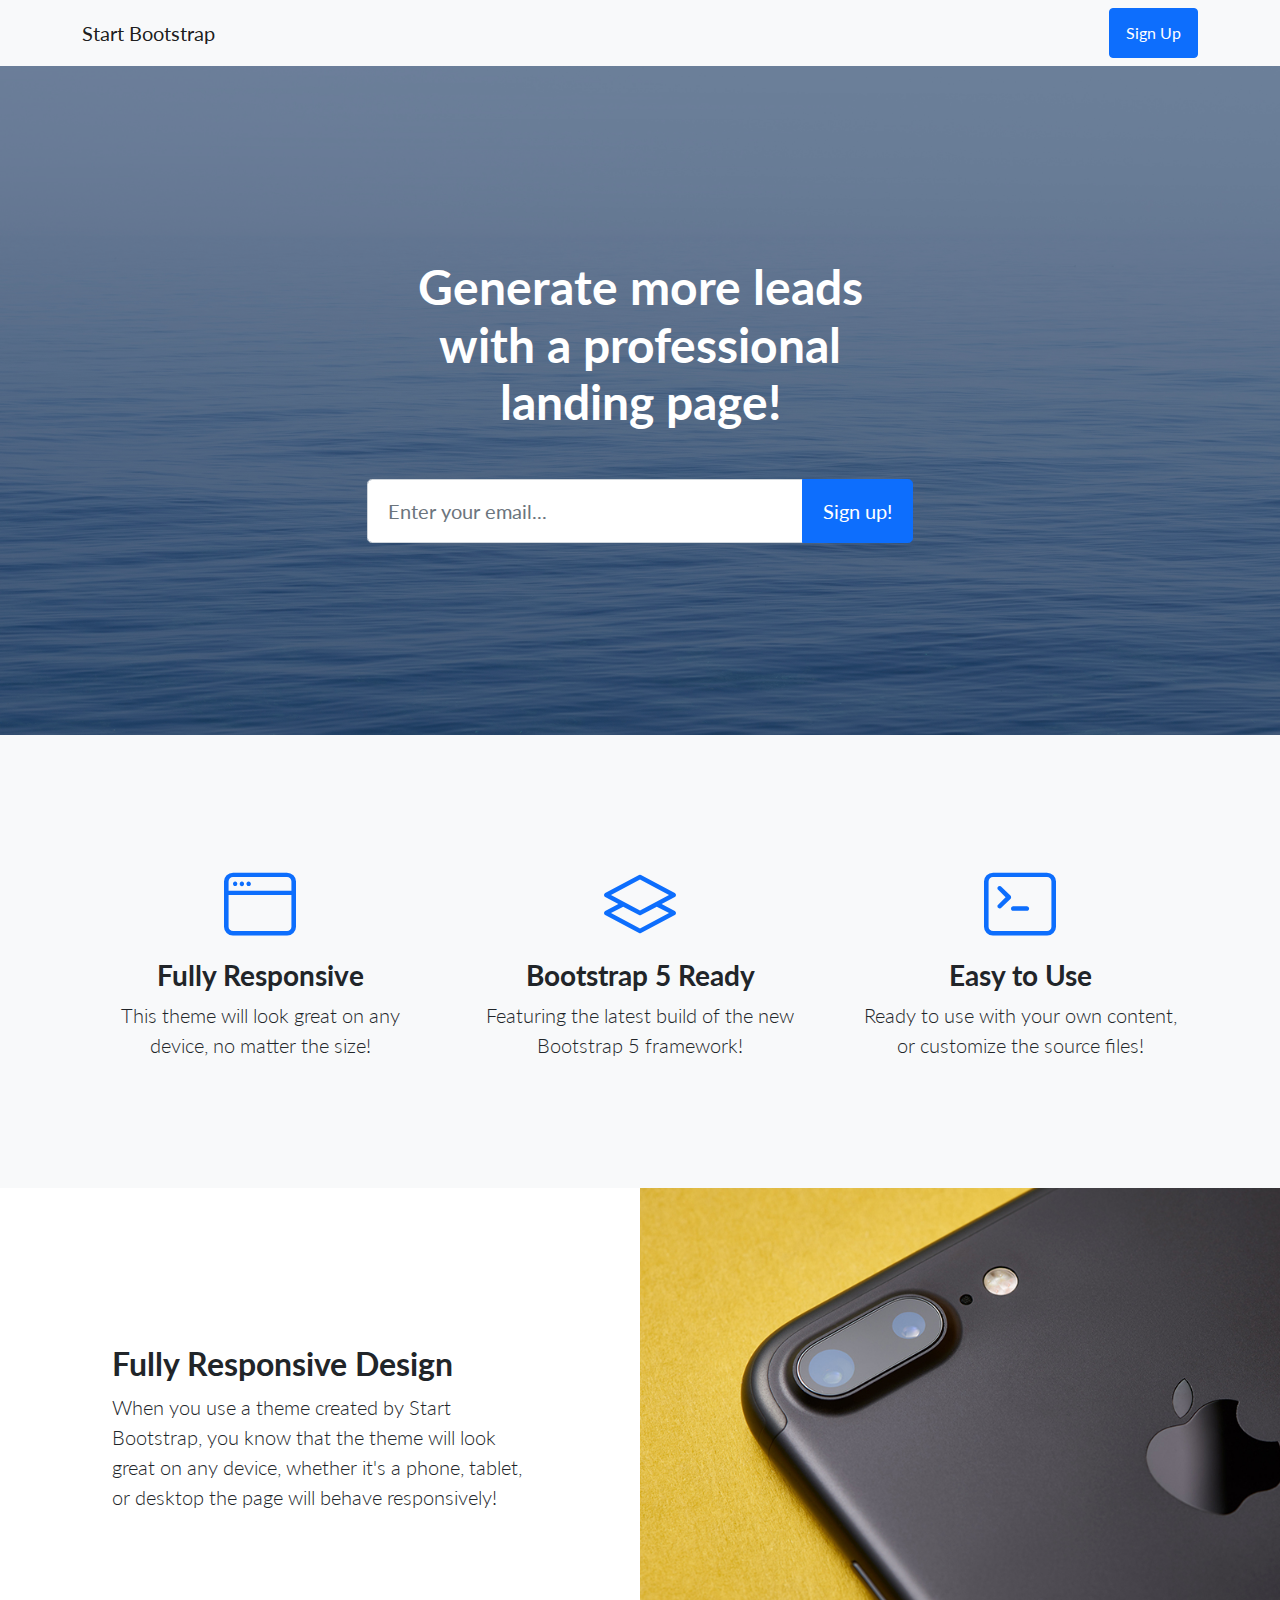
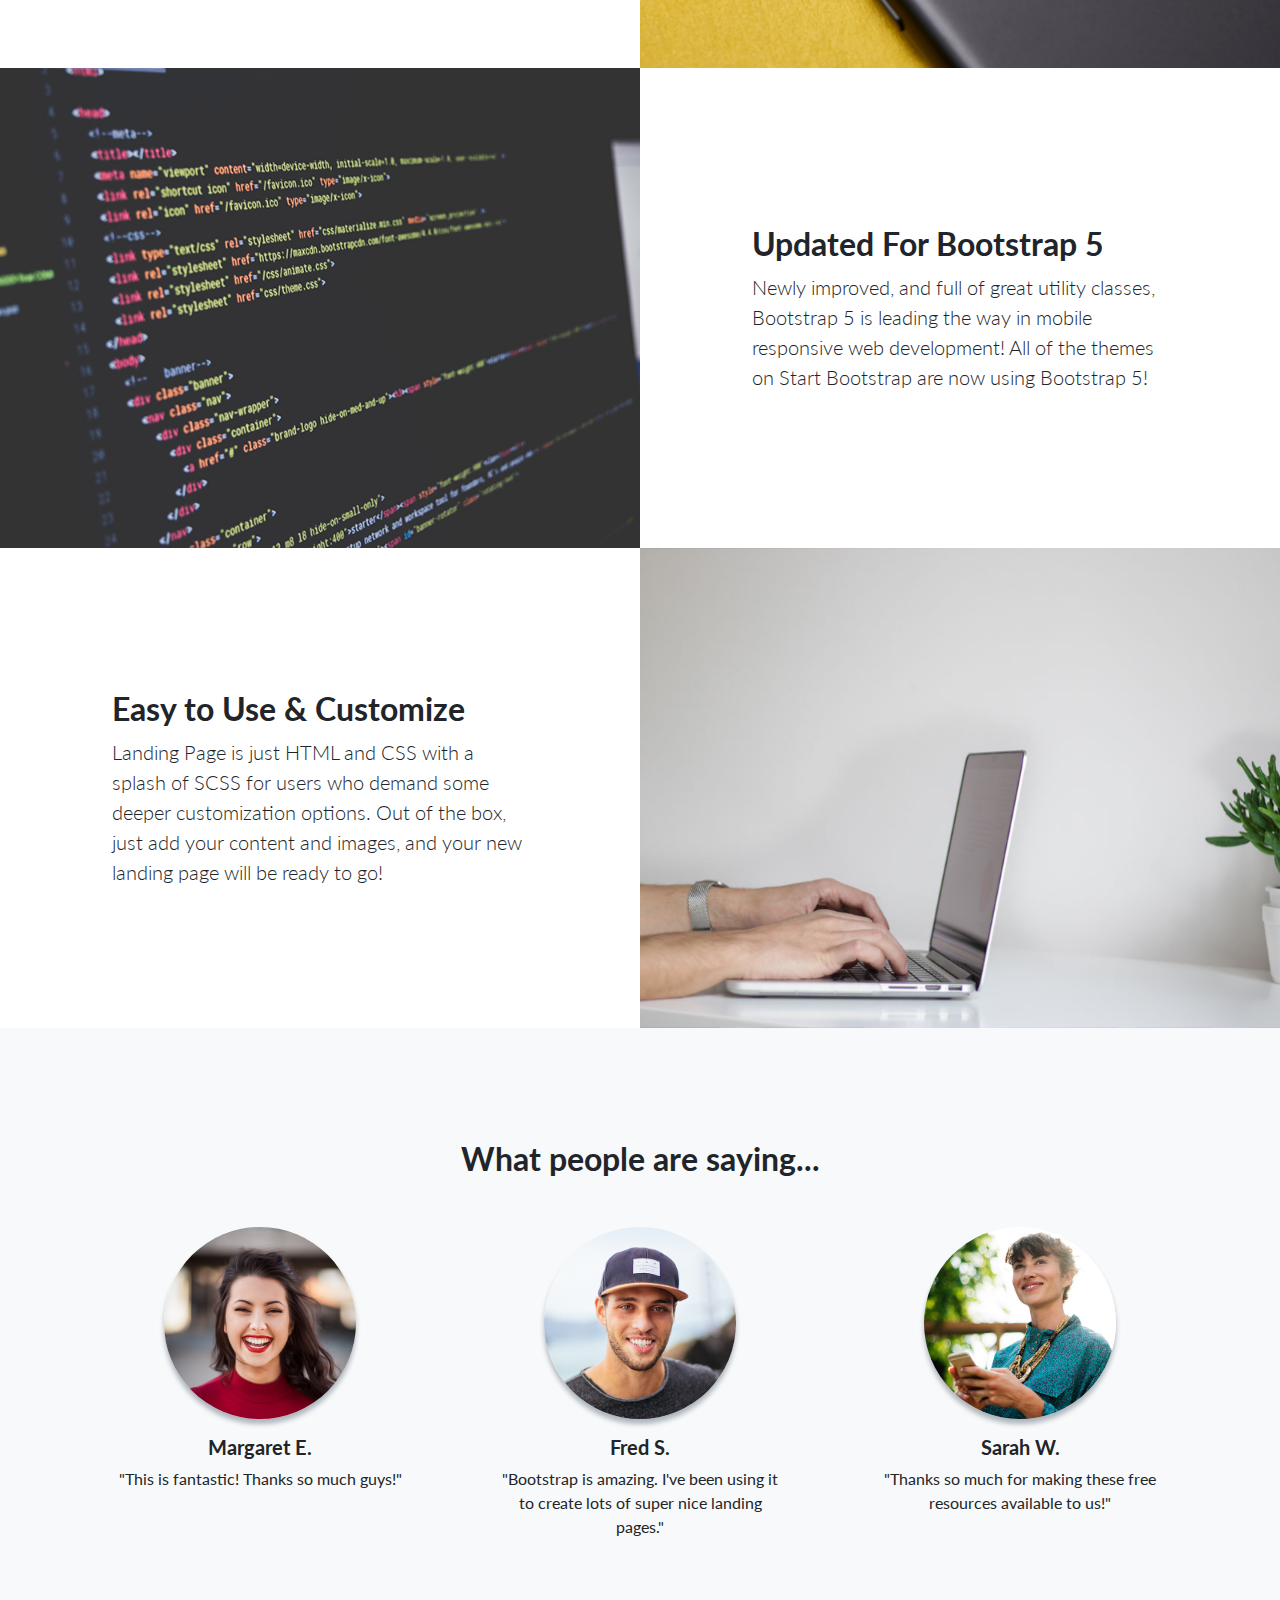
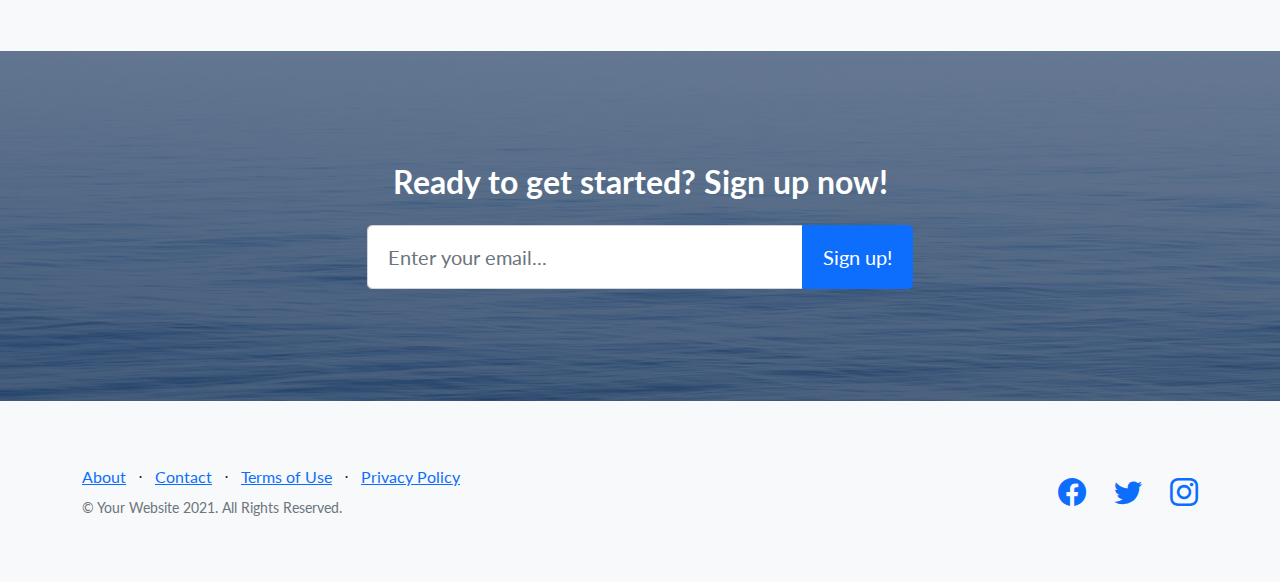
<file: dist/index.html>
<!DOCTYPE html>
<html lang="en">
    <head>
        <meta charset="utf-8" />
        <meta name="viewport" content="width=device-width, initial-scale=1, shrink-to-fit=no" />
        <meta name="description" content="" />
        <meta name="author" content="" />
        <title>Landing Page - Start Bootstrap Theme</title>
        <!-- Favicon-->
        <link rel="icon" type="image/x-icon" href="assets/favicon.ico" />
        <!-- Bootstrap icons-->
        <link href="https://cdn.jsdelivr.net/npm/bootstrap-icons@1.5.0/font/bootstrap-icons.css" rel="stylesheet" type="text/css" />
        <!-- Google fonts-->
        <link href="https://fonts.googleapis.com/css?family=Lato:300,400,700,300italic,400italic,700italic" rel="stylesheet" type="text/css" />
        <!-- Core theme CSS (includes Bootstrap)-->
        <link href="css/styles.css" rel="stylesheet" />
    </head>
    <body>
        <!-- Navigation-->
        <nav class="navbar navbar-light bg-light static-top">
            <div class="container">
                <a class="navbar-brand" href="#!">Start Bootstrap</a>
                <a class="btn btn-primary" href="#signup">Sign Up</a>
            </div>
        </nav>
        <!-- Masthead-->
        <header class="masthead">
            <div class="container position-relative">
                <div class="row justify-content-center">
                    <div class="col-xl-6">
                        <div class="text-center text-white">
                            <!-- Page heading-->
                            <h1 class="mb-5">Generate more leads with a professional landing page!</h1>
                            <!-- Signup form-->
                            <form>
                                <div class="input-group input-group-lg">
                                    <input class="form-control" type="text" placeholder="Enter your email..." aria-label="Enter your email..." aria-describedby="button-submit" />
                                    <button class="btn btn-primary" id="button-submit" type="button">Sign up!</button>
                                </div>
                            </form>
                        </div>
                    </div>
                </div>
            </div>
        </header>
        <!-- Icons Grid-->
        <section class="features-icons bg-light text-center">
            <div class="container">
                <div class="row">
                    <div class="col-lg-4">
                        <div class="features-icons-item mx-auto mb-5 mb-lg-0 mb-lg-3">
                            <div class="features-icons-icon d-flex"><i class="bi-window m-auto text-primary"></i></div>
                            <h3>Fully Responsive</h3>
                            <p class="lead mb-0">This theme will look great on any device, no matter the size!</p>
                        </div>
                    </div>
                    <div class="col-lg-4">
                        <div class="features-icons-item mx-auto mb-5 mb-lg-0 mb-lg-3">
                            <div class="features-icons-icon d-flex"><i class="bi-layers m-auto text-primary"></i></div>
                            <h3>Bootstrap 5 Ready</h3>
                            <p class="lead mb-0">Featuring the latest build of the new Bootstrap 5 framework!</p>
                        </div>
                    </div>
                    <div class="col-lg-4">
                        <div class="features-icons-item mx-auto mb-0 mb-lg-3">
                            <div class="features-icons-icon d-flex"><i class="bi-terminal m-auto text-primary"></i></div>
                            <h3>Easy to Use</h3>
                            <p class="lead mb-0">Ready to use with your own content, or customize the source files!</p>
                        </div>
                    </div>
                </div>
            </div>
        </section>
        <!-- Image Showcases-->
        <section class="showcase">
            <div class="container-fluid p-0">
                <div class="row g-0">
                    <div class="col-lg-6 order-lg-2 text-white showcase-img" style="background-image: url('assets/img/bg-showcase-1.jpg')"></div>
                    <div class="col-lg-6 order-lg-1 my-auto showcase-text">
                        <h2>Fully Responsive Design</h2>
                        <p class="lead mb-0">When you use a theme created by Start Bootstrap, you know that the theme will look great on any device, whether it's a phone, tablet, or desktop the page will behave responsively!</p>
                    </div>
                </div>
                <div class="row g-0">
                    <div class="col-lg-6 text-white showcase-img" style="background-image: url('assets/img/bg-showcase-2.jpg')"></div>
                    <div class="col-lg-6 my-auto showcase-text">
                        <h2>Updated For Bootstrap 5</h2>
                        <p class="lead mb-0">Newly improved, and full of great utility classes, Bootstrap 5 is leading the way in mobile responsive web development! All of the themes on Start Bootstrap are now using Bootstrap 5!</p>
                    </div>
                </div>
                <div class="row g-0">
                    <div class="col-lg-6 order-lg-2 text-white showcase-img" style="background-image: url('assets/img/bg-showcase-3.jpg')"></div>
                    <div class="col-lg-6 order-lg-1 my-auto showcase-text">
                        <h2>Easy to Use & Customize</h2>
                        <p class="lead mb-0">Landing Page is just HTML and CSS with a splash of SCSS for users who demand some deeper customization options. Out of the box, just add your content and images, and your new landing page will be ready to go!</p>
                    </div>
                </div>
            </div>
        </section>
        <!-- Testimonials-->
        <section class="testimonials text-center bg-light">
            <div class="container">
                <h2 class="mb-5">What people are saying...</h2>
                <div class="row">
                    <div class="col-lg-4">
                        <div class="testimonial-item mx-auto mb-5 mb-lg-0">
                            <img class="img-fluid rounded-circle mb-3" src="assets/img/testimonials-1.jpg" alt="..." />
                            <h5>Margaret E.</h5>
                            <p class="font-weight-light mb-0">"This is fantastic! Thanks so much guys!"</p>
                        </div>
                    </div>
                    <div class="col-lg-4">
                        <div class="testimonial-item mx-auto mb-5 mb-lg-0">
                            <img class="img-fluid rounded-circle mb-3" src="assets/img/testimonials-2.jpg" alt="..." />
                            <h5>Fred S.</h5>
                            <p class="font-weight-light mb-0">"Bootstrap is amazing. I've been using it to create lots of super nice landing pages."</p>
                        </div>
                    </div>
                    <div class="col-lg-4">
                        <div class="testimonial-item mx-auto mb-5 mb-lg-0">
                            <img class="img-fluid rounded-circle mb-3" src="assets/img/testimonials-3.jpg" alt="..." />
                            <h5>Sarah W.</h5>
                            <p class="font-weight-light mb-0">"Thanks so much for making these free resources available to us!"</p>
                        </div>
                    </div>
                </div>
            </div>
        </section>
        <!-- Call to Action-->
        <section class="call-to-action text-white text-center" id="signup">
            <div class="container position-relative">
                <div class="row justify-content-center">
                    <div class="col-xl-6">
                        <h2 class="mb-4">Ready to get started? Sign up now!</h2>
                        <!-- Signup form-->
                        <form>
                            <div class="input-group input-group-lg">
                                <input class="form-control" type="text" placeholder="Enter your email..." aria-label="Enter your email..." aria-describedby="button-submit" />
                                <button class="btn btn-primary" id="button-submit" type="button">Sign up!</button>
                            </div>
                        </form>
                    </div>
                </div>
            </div>
        </section>
        <!-- Footer-->
        <footer class="footer bg-light">
            <div class="container">
                <div class="row">
                    <div class="col-lg-6 h-100 text-center text-lg-start my-auto">
                        <ul class="list-inline mb-2">
                            <li class="list-inline-item"><a href="#!">About</a></li>
                            <li class="list-inline-item">⋅</li>
                            <li class="list-inline-item"><a href="#!">Contact</a></li>
                            <li class="list-inline-item">⋅</li>
                            <li class="list-inline-item"><a href="#!">Terms of Use</a></li>
                            <li class="list-inline-item">⋅</li>
                            <li class="list-inline-item"><a href="#!">Privacy Policy</a></li>
                        </ul>
                        <p class="text-muted small mb-4 mb-lg-0">&copy; Your Website 2021. All Rights Reserved.</p>
                    </div>
                    <div class="col-lg-6 h-100 text-center text-lg-end my-auto">
                        <ul class="list-inline mb-0">
                            <li class="list-inline-item me-4">
                                <a href="#!"><i class="bi-facebook fs-3"></i></a>
                            </li>
                            <li class="list-inline-item me-4">
                                <a href="#!"><i class="bi-twitter fs-3"></i></a>
                            </li>
                            <li class="list-inline-item">
                                <a href="#!"><i class="bi-instagram fs-3"></i></a>
                            </li>
                        </ul>
                    </div>
                </div>
            </div>
        </footer>
        <!-- Bootstrap core JS-->
        <script src="https://cdn.jsdelivr.net/npm/bootstrap@5.0.1/dist/js/bootstrap.bundle.min.js"></script>
        <!-- Core theme JS-->
        <script src="js/scripts.js"></script>
    </body>
</html>
</file>
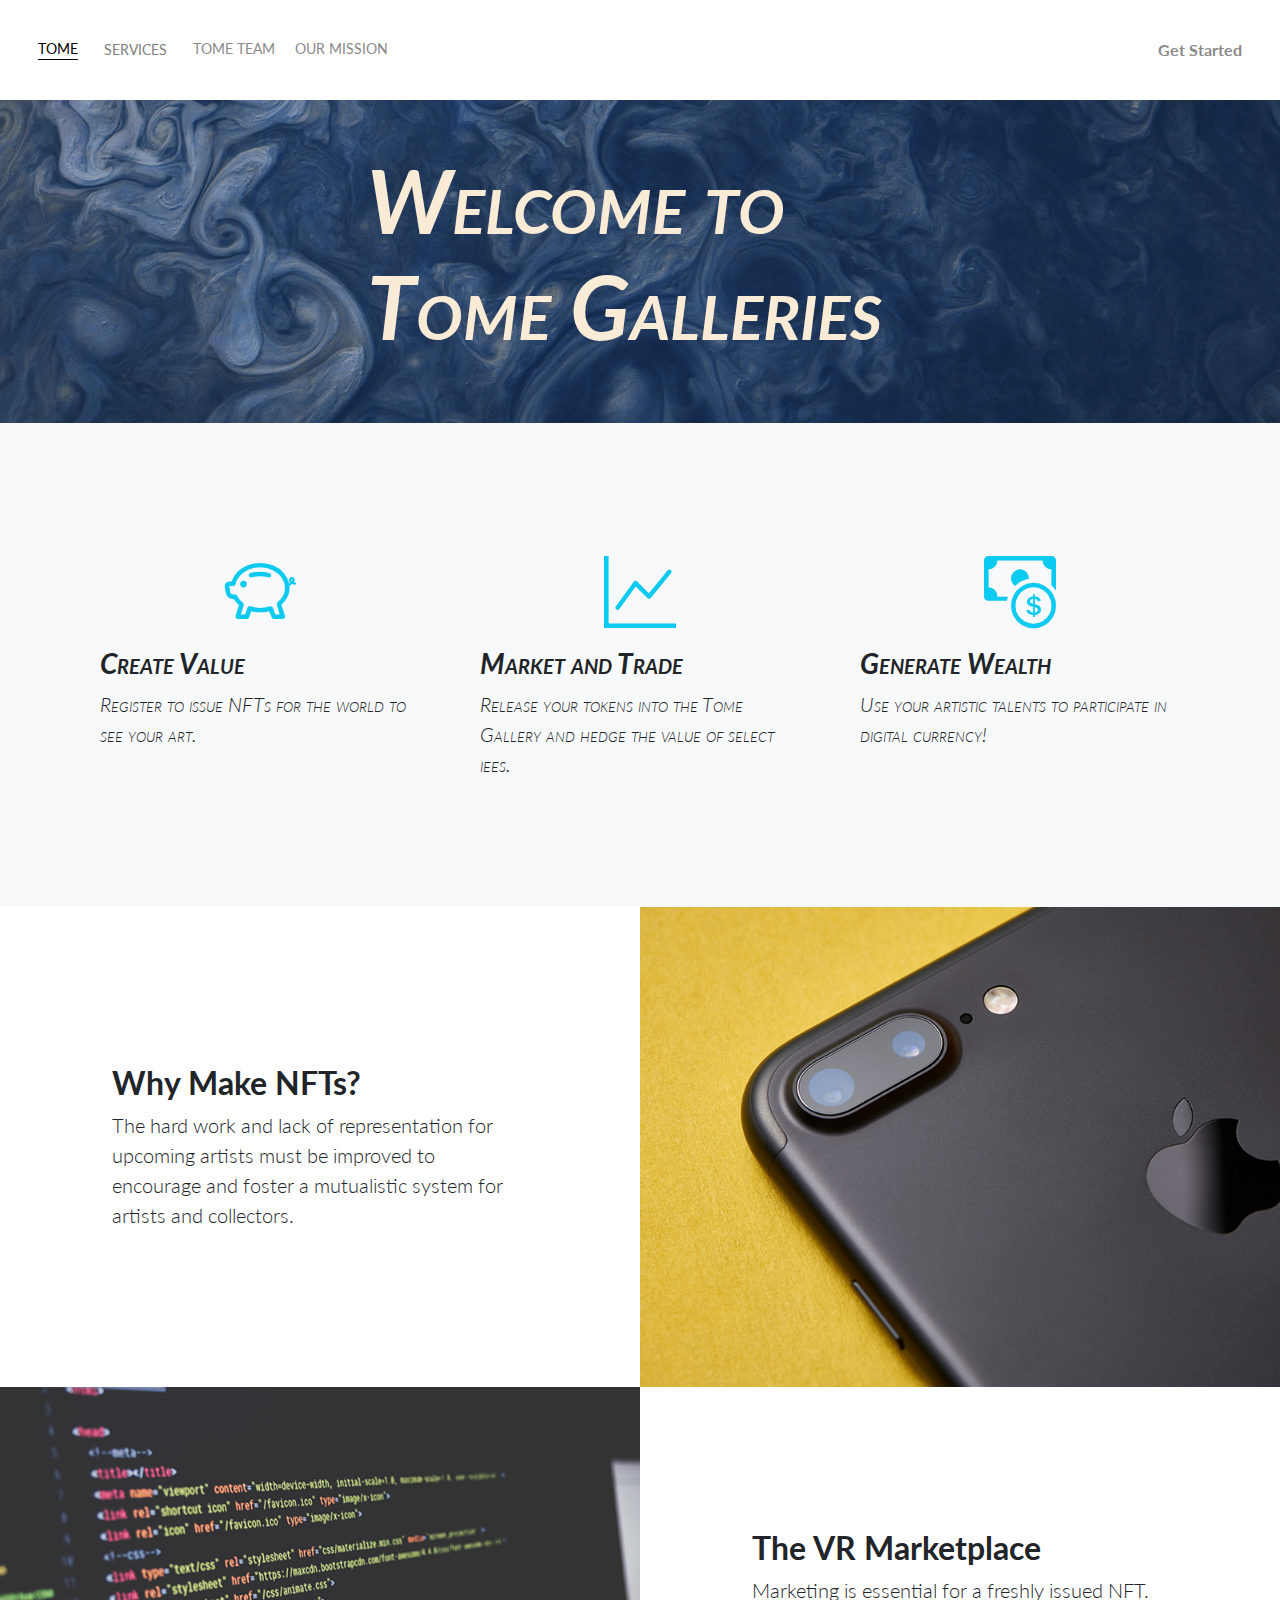
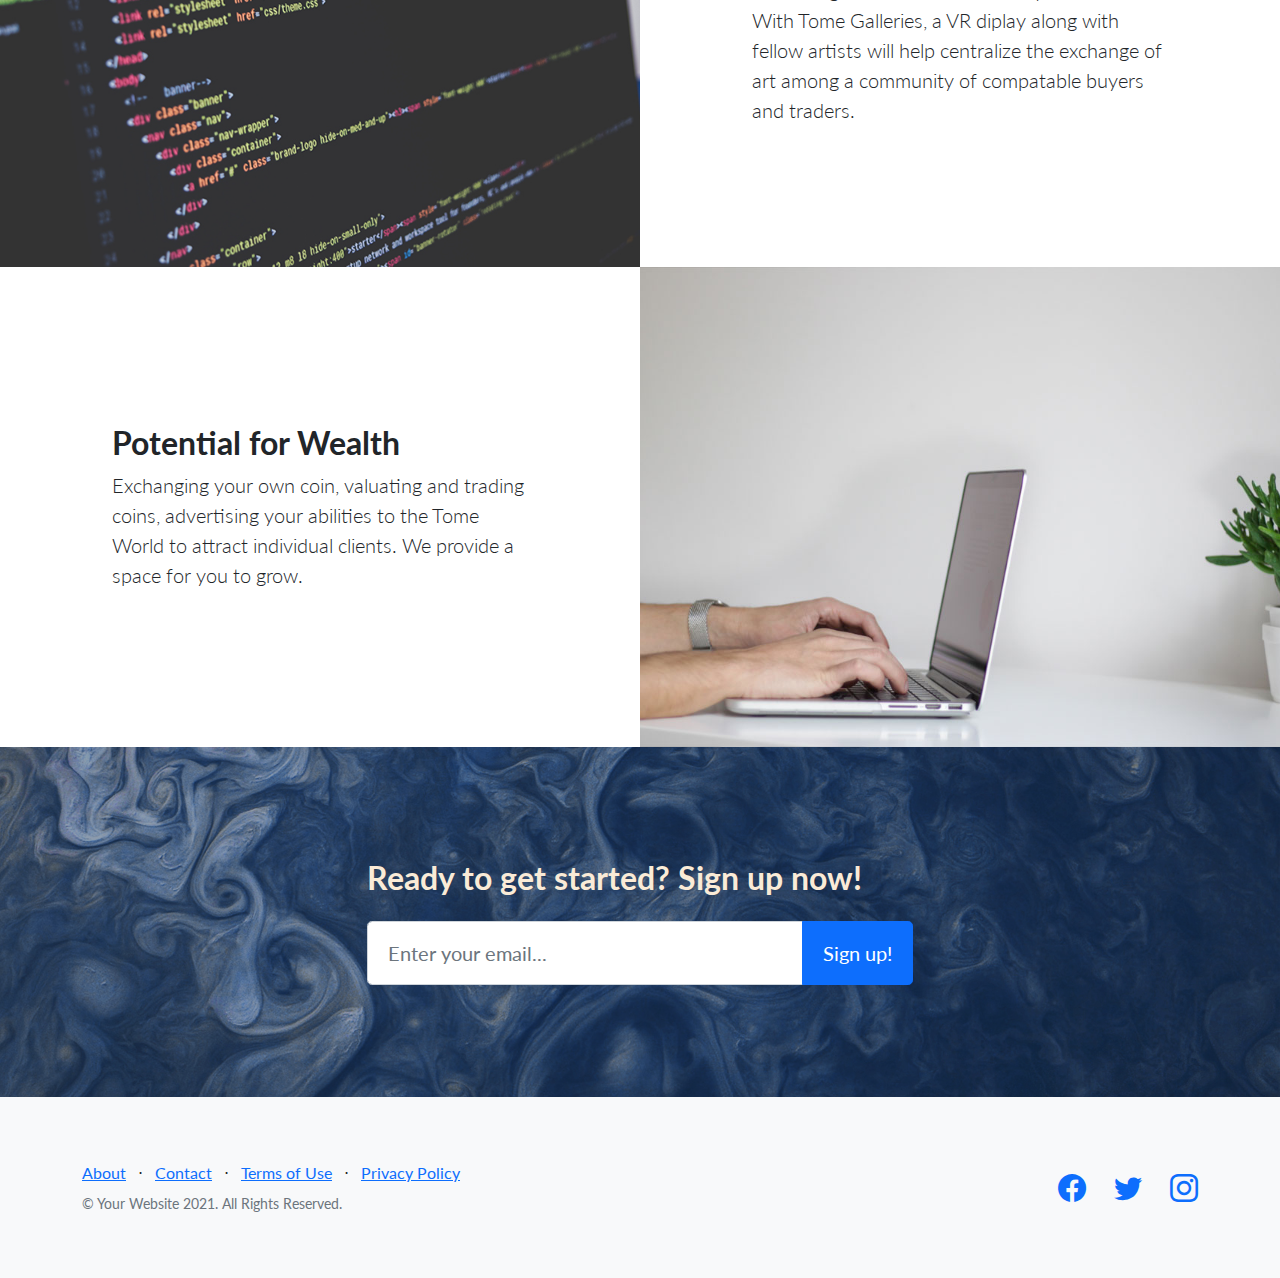
<file: docs/index.html>
<!DOCTYPE html>
<html lang="en">
    <head>
        <meta charset="utf-8" />
        <meta name="viewport" content="width=device-width, initial-scale=1, shrink-to-fit=no" />
        <meta name="description" content="" />
        <meta name="author" content="" />
        <title>Tome Galleries</title>
        <!-- Favicon-->
        <link rel="icon" type="image/x-icon" href="assets/favicon.ico" />
        <!-- Bootstrap icons-->
        <link href="https://cdn.jsdelivr.net/npm/bootstrap-icons@1.5.0/font/bootstrap-icons.css" rel="stylesheet" type="text/css" />
        <!-- Google fonts-->
        <link href="https://fonts.googleapis.com/css?family=Lato:300,400,700,300italic,400italic,700italic" rel="stylesheet" type="text/css" />
        <!-- Core theme CSS (includes Bootstrap)-->
        <link href="css/styles.css" rel="stylesheet" />
    </head>
    <body>
        <!-- Navigation-->
        <!-- <nav class="navbar navbar-light bg-light static-top">
            <div class="container">
                <a class="navbar-brand" href="#!">Start Bootstrap</a>
                <a class="btn btn-primary" href="#signup">Sign Up</a>
            </div>
        </nav> -->
        <!-- Masthead-->
        <div class="nav-wrapper">

          <div class="left-side">

            <div class="nav-link-wrapper active-nav-link">
              <a href="index.html"> Tome </a>
            </div>

              <div class="nav-link-wrapper">
                <button class="dropbtn">Services</button>
                <div class="dropdown-content">
                  <a href="consulting.html"> Consulting </a>
                  <a href="mintingtome.html"> Minting </a>
                  <a href="marketingtome.html"> Marketing and Personalization </a>
                </div>
              </div>

            <div class="nav-link-wrapper">
              <a href="team.html"> Tome Team </a>
            </div>
            <div class="nav-link-wrapper">
              <a href="team.html"> Our Mission </a>
            </div>

          </div>

          <div class="right-side">
            <div class="nav-link-wrapper">
              <a href="getstart.html"><b> Get Started </b></a>
            </div>
          </div>
        </div>
        <header class="masthead">
            <div class="container position-relative">
                <div class="row justify-content-center">
                    <div class="col-xl-6">
                        <div class="text-center text-white">
                            <!-- Page heading-->
                            <h1 class="mb-5">Welcome to Tome Galleries</h1>
                            <!-- Signup form-->
                            <!-- Put into signup -->
                        </div>
                    </div>
                </div>
            </div>
        </header>
        <!-- Icons Grid-->
        <section class="features-icons bg-light text-center">
            <div class="container">
                <div class="row">
                    <div class="col-lg-4">
                        <div class="features-icons-item mx-auto mb-5 mb-lg-0 mb-lg-3">
                            <div class="features-icons-icon d-flex"><i class="bi-piggy-bank m-auto text-info"></i></div>
                            <h3> Create Value </h3>
                            <p class="lead mb-0">Register to issue NFTs for the world to see your art.</p>
                        </div>
                    </div>
                    <div class="col-lg-4">
                        <div class="features-icons-item mx-auto mb-5 mb-lg-0 mb-lg-3">
                            <div class="features-icons-icon d-flex"><i class="bi-graph-up m-auto text-info"></i></div>
                            <h3> Market and Trade </h3>
                            <p class="lead mb-0">Release your tokens into the Tome Gallery and hedge the value of select iees. </p>
                        </div>
                    </div>
                    <div class="col-lg-4">
                        <div class="features-icons-item mx-auto mb-5 mb-lg-0 mb-lg-3">
                            <div class="features-icons-icon d-flex"><i class="bi-cash-coin m-auto text-info"></i></div>
                            <h3> Generate Wealth </h3>
                            <p class="lead mb-0"> Use your artistic talents to participate in digital currency! </p>
                        </div>
                    </div>
                </div>
            </div>
        </section>
        <!-- Image Showcases-->
        <section class="showcase">
            <div class="container-fluid p-0">
                <div class="row g-0">
                    <div class="col-lg-6 order-lg-2 text-white showcase-img" style="background-image: url('assets/img/bg-showcase-1.jpg')"></div>
                    <div class="col-lg-6 order-lg-1 my-auto showcase-text">
                        <h2>Why Make NFTs?</h2>
                        <p class="lead mb-0"> The hard work and lack of representation for upcoming artists must be improved to encourage and foster a mutualistic system for artists and collectors. </p>
                    </div>
                </div>
                <div class="row g-0">
                    <div class="col-lg-6 text-white showcase-img" style="background-image: url('assets/img/bg-showcase-2.jpg')"></div>
                    <div class="col-lg-6 my-auto showcase-text">
                        <h2> The VR Marketplace </h2>
                        <p class="lead mb-0"> Marketing is essential for a freshly issued NFT. With Tome Galleries, a VR diplay along with fellow artists will help centralize the exchange of art among a community of compatable buyers and traders. </p>
                    </div>
                </div>
                <div class="row g-0">
                    <div class="col-lg-6 order-lg-2 text-white showcase-img" style="background-image: url('assets/img/bg-showcase-3.jpg')"></div>
                    <div class="col-lg-6 order-lg-1 my-auto showcase-text">
                        <h2> Potential for Wealth </h2>
                        <p class="lead mb-0"> Exchanging your own coin, valuating and trading coins, advertising your abilities to the Tome World to attract individual clients. We provide a space for you to grow. </p>
                    </div>
                </div>
            </div>
        </section>
        <!-- Team -->

        <!-- Call to Action-->
        <section class="call-to-action text-white text-center" id="signup">
            <div class="container position-relative">
                <div class="row justify-content-center">
                    <div class="col-xl-6">
                        <h2 class="mb-4">Ready to get started? Sign up now!</h2>
                        <!-- Signup form-->
                        <form>
                            <div class="input-group input-group-lg">
                                <input class="form-control" type="text" placeholder="Enter your email..." aria-label="Enter your email..." aria-describedby="button-submit" />
                                <button class="btn btn-primary" id="button-submit" type="button">Sign up!</button>
                            </div>
                        </form>
                    </div>
                </div>
            </div>
        </section>
        <!-- Footer-->
        <footer class="footer bg-light">
            <div class="container">
                <div class="row">
                    <div class="col-lg-6 h-100 text-center text-lg-start my-auto">
                        <ul class="list-inline mb-2">
                            <li class="list-inline-item"><a href="#!">About</a></li>
                            <li class="list-inline-item">⋅</li>
                            <li class="list-inline-item"><a href="#!">Contact</a></li>
                            <li class="list-inline-item">⋅</li>
                            <li class="list-inline-item"><a href="#!">Terms of Use</a></li>
                            <li class="list-inline-item">⋅</li>
                            <li class="list-inline-item"><a href="#!">Privacy Policy</a></li>
                        </ul>
                        <p class="text-muted small mb-4 mb-lg-0">&copy; Your Website 2021. All Rights Reserved.</p>
                    </div>
                    <div class="col-lg-6 h-100 text-center text-lg-end my-auto">
                        <ul class="list-inline mb-0">
                            <li class="list-inline-item me-4">
                                <a href="#!"><i class="bi-facebook fs-3"></i></a>
                            </li>
                            <li class="list-inline-item me-4">
                                <a href="#!"><i class="bi-twitter fs-3"></i></a>
                            </li>
                            <li class="list-inline-item">
                                <a href="#!"><i class="bi-instagram fs-3"></i></a>
                            </li>
                        </ul>
                    </div>
                </div>
            </div>
        </footer>
        <!-- Bootstrap core JS-->
        <script src="https://cdn.jsdelivr.net/npm/bootstrap@5.0.1/dist/js/bootstrap.bundle.min.js"></script>
        <!-- Core theme JS-->
        <script src="js/scripts.js"></script>
    </body>
</html>
</file>
